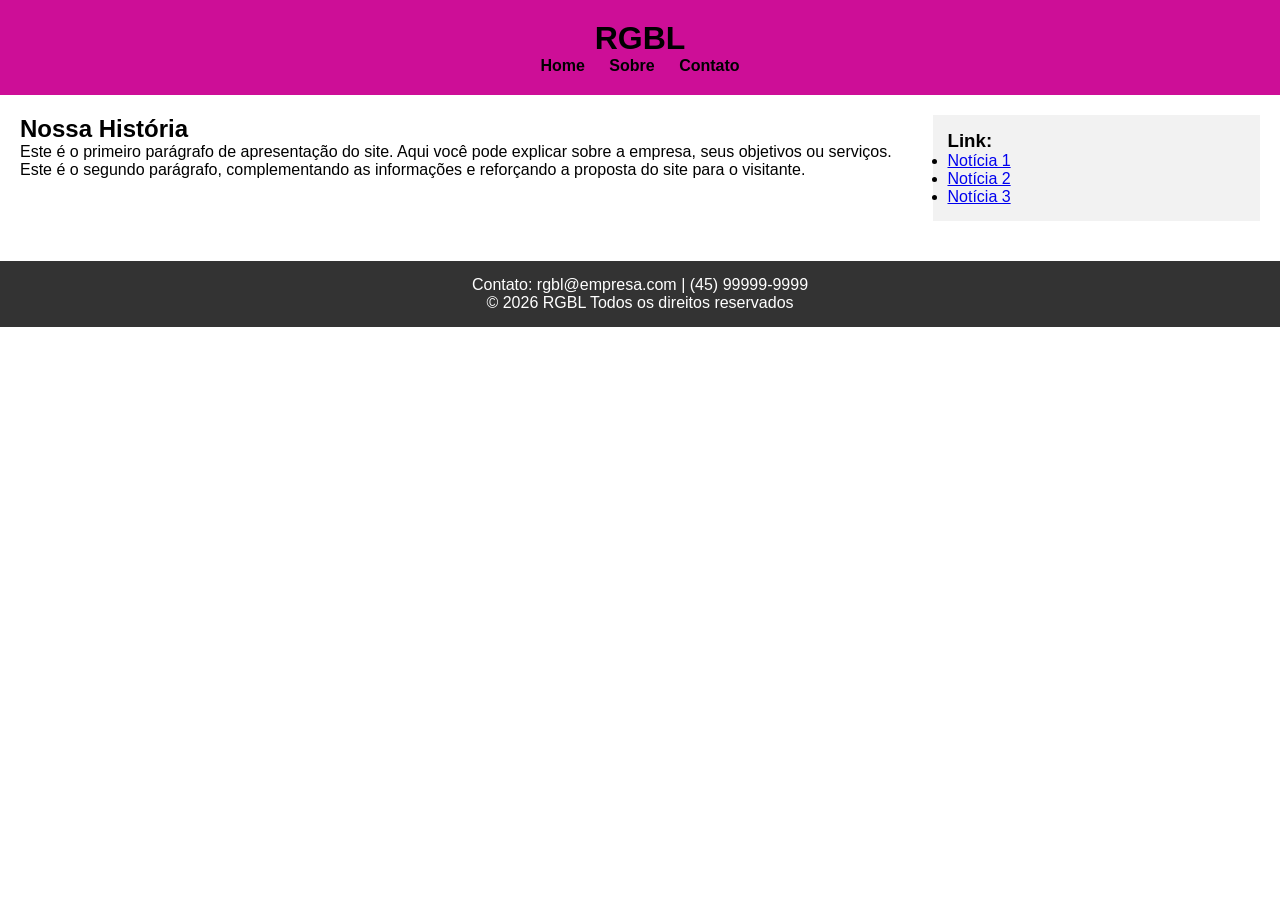
<file: index.html>
<!DOCTYPE html>
<html lang="pt-BR">
<head>
    <meta charset="UTF-8">
    <meta name="viewport" content="width=device-width, initial-scale=1.0">
    <title>Menu no Topo</title>
    <style>
    * {
        margin: 0;
        padding: 0;
        box-sizing: border-box;
    }

    body {
        font-family: Arial;
    }

    header {
        background-color: #cd0e97;
        padding: 20px;
        text-align: center;
    }

    nav ul {
        list-style: none;
    }

    nav li {
        display: inline;
        margin: 0 10px;
    }

    nav a {
        text-decoration: none;
        color: black;
        font-weight: bold;
    }

    main {
        display: flex;
        padding: 20px;
        gap: 20px;
    }

    section {
        flex: 3;
    }

    aside {
        flex: 1;
        background-color: #f2f2f2;
        padding: 15px;
    }

    footer {
        background-color: #333;
        color: white;
        text-align: center;
        padding: 15px;
        margin-top: 20px;
    }
</style>
</head>
<body>

    <header>
        <div class="container">
            <h1>RGBL</h1>
            <nav>
                <ul>
                    <li><a href="#">Home</a></li>
                    <li><a href="#">Sobre</a></li>
                    <li><a href="#">Contato</a></li>
                </ul>
            </nav>
        </div>
    </header>

    <main>
        <section>
        <h2>Nossa História</h2>
        <p>Este é o primeiro parágrafo de apresentação do site. Aqui você pode
            explicar sobre a empresa, seus objetivos ou serviços.</p>

        <p> Este é o segundo parágrafo, complementando as informações e
            reforçando a proposta do site para o visitante.</p>
    </section>

    <aside>
        <h3>Link:</h3>
        <ul>
            <li><a href="#">Notícia 1</a></li>
            <li><a href="#">Notícia 2</a></li>
            <li><a href="#">Notícia 3</a></li>
        </ul>
    </aside>
    </main>

    <footer>
        <p>Contato: rgbl@empresa.com | (45) 99999-9999</p>
        <p>&copy; 2026 RGBL Todos os direitos reservados</p>
    </footer>
</body>
</html>
</file>
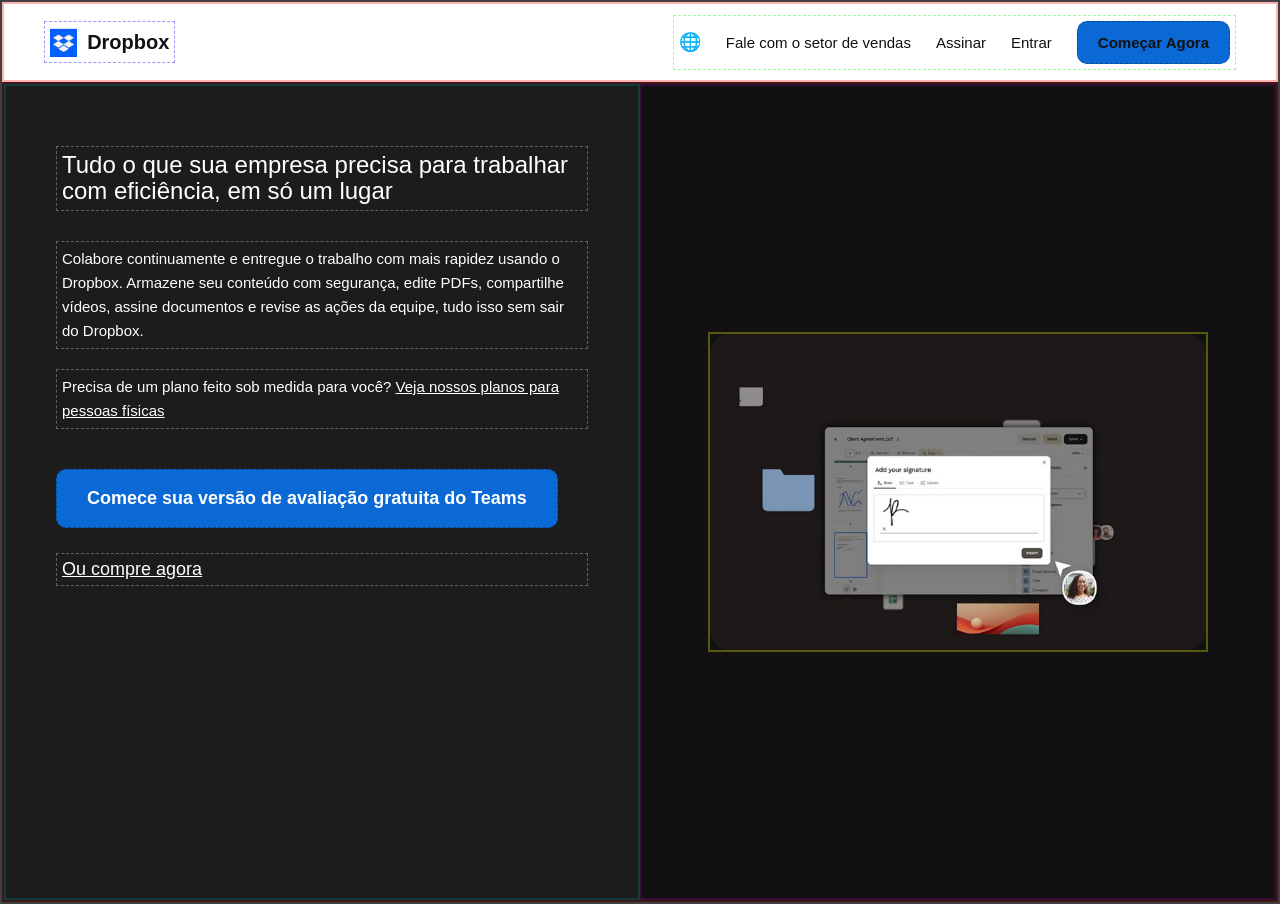
<file: Criacao Layouts/Layout1/index.html>
<!DOCTYPE html>
<html lang="pt">
<head>
    <meta charset="UTF-8">
    <meta name="viewport" content="width=device-width, initial-scale=1.0">
    <title>Dropbox</title>
    <link rel="stylesheet" href="style.css">
</head>

<body>

    <header class="topo">
        <div class="logo">
            <img src="logo.jpeg" alt="Dropbox">
            <span>Dropbox</span>
        </div>

        <nav class="menu">
            <span class="globo">🌐</span>
            <a href="#">Fale com o setor de vendas</a>
            <a href="#">Assinar</a>
            <a href="#">Entrar</a>
            <a href="#" class="btn-topo">Começar Agora</a>
        </nav>
    </header>

    <main class="container">

        <section class="esquerda">
            <h1>
                Tudo o que sua empresa precisa para 
                trabalhar com eficiência, em só um 
                lugar
            </h1>

            <p>
                Colabore continuamente e entregue o 
                trabalho com mais rapidez usando o 
                Dropbox. Armazene seu conteúdo com 
                segurança, edite PDFs, compartilhe 
                vídeos, assine documentos e revise 
                as ações da equipe, tudo isso sem 
                sair do Dropbox.
            </p>

            <p>
                Precisa de um plano feito sob medida
                para você?
                <a href="#">Veja nossos planos para pessoas físicas</a>
            </p>

            <a href="#" class="btn-principal">
                Comece sua versão de avaliação gratuita do Teams
            </a>

            <a href="#" class="comprar">Ou compre agora</a>
        </section>

        <section class="direita">
            <div class="imagem">
                <img src="tela.jpeg" alt="">
            </div>
        </section>

    </main>

</body>
</html>
</file>
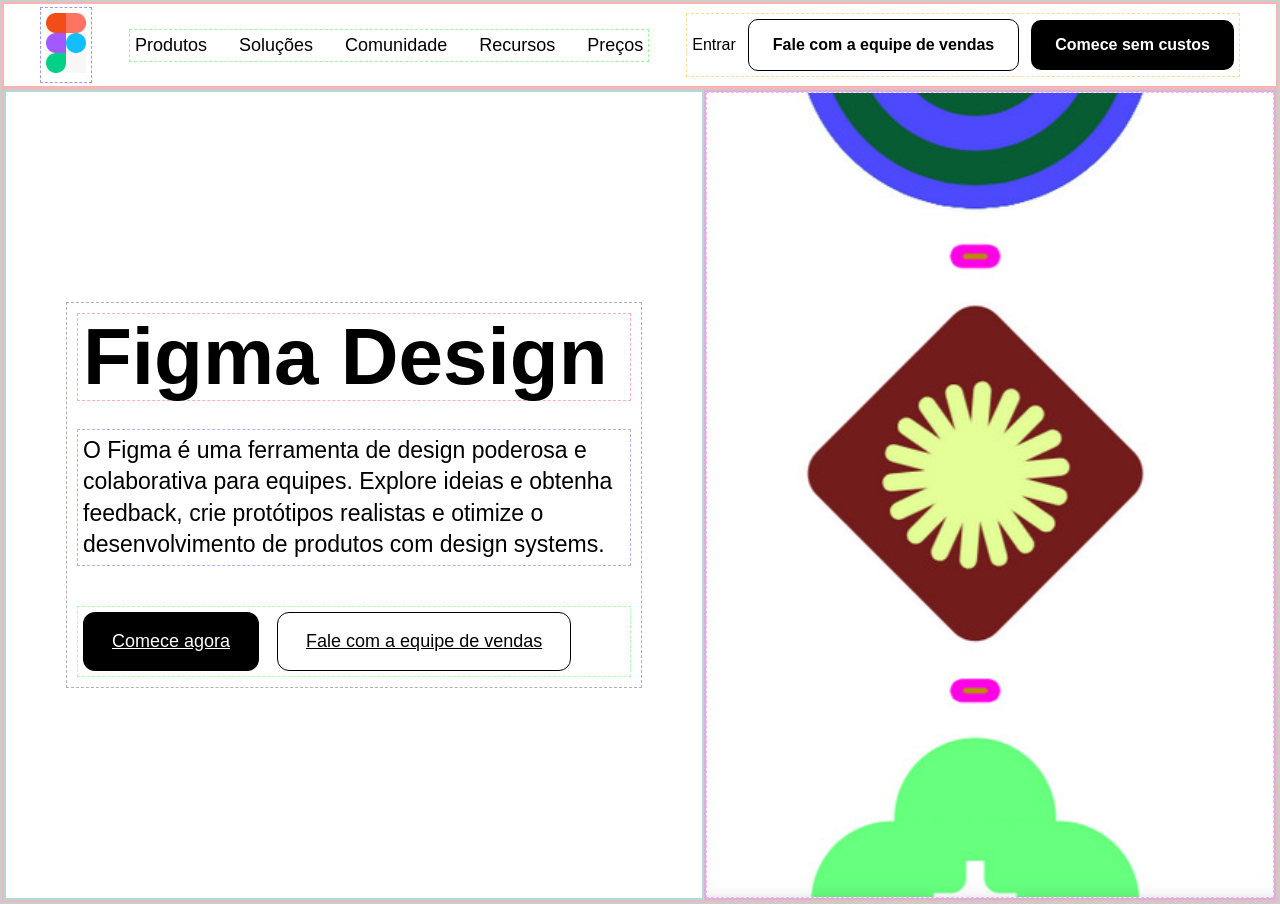
<file: Criacao Layouts/Layout2/index.html>
<!DOCTYPE html>
<html lang="pt">
<head>
    <meta charset="UTF-8">
    <meta name="viewport" content="width=device-width, initial-scale=1.0">
    <title>Laout 2</title>
    <link rel="stylesheet" href="style.css">
</head>

<body>

    <header class="topo">
        <div class="logo">
            <img src="figma.jpeg" alt="Logo Figma">
        </div>
        
        <nav class="menu">
            <a href="#">Produtos</a>
            <a href="#">Soluções</a>
            <a href="#">Comunidade</a>
            <a href="#">Recursos</a>
            <a href="#">Preços</a>
        </nav>

        <div class="acoes">
            <a href="#" class="login">Entrar</a>
            <a href="#" class="btn-branco">Fale com a equipe de vendas</a>
            <a href="#" class="btn-preto">Comece sem custos</a>
        </div>
    </header>

    <main class="corpo">
        <section class="esquerda">
            <div class="texto">
                <h1>Figma Design</h1>

                <p>
                    O Figma é uma ferramenta de design 
                    poderosa e colaborativa para equipes.
                    Explore ideias e obtenha feedback,
                    crie protótipos realistas e otimize
                    o desenvolvimento de produtos com 
                    design systems.
                </p>

                <div class="botoes">
                    <a href="#" class="btn-preto-baixo">Comece agora</a>
                    <a href="#" class="btn-branco-baixo">Fale com a equipe de vendas</a>
                </div>
            </div>
        </section>

        <section class="direita">
            <div class="imagem-tela">
                <img src="desenho.jpeg" alt="">
            </div>
        </section>
    </main>

</body>
</html>
</file>
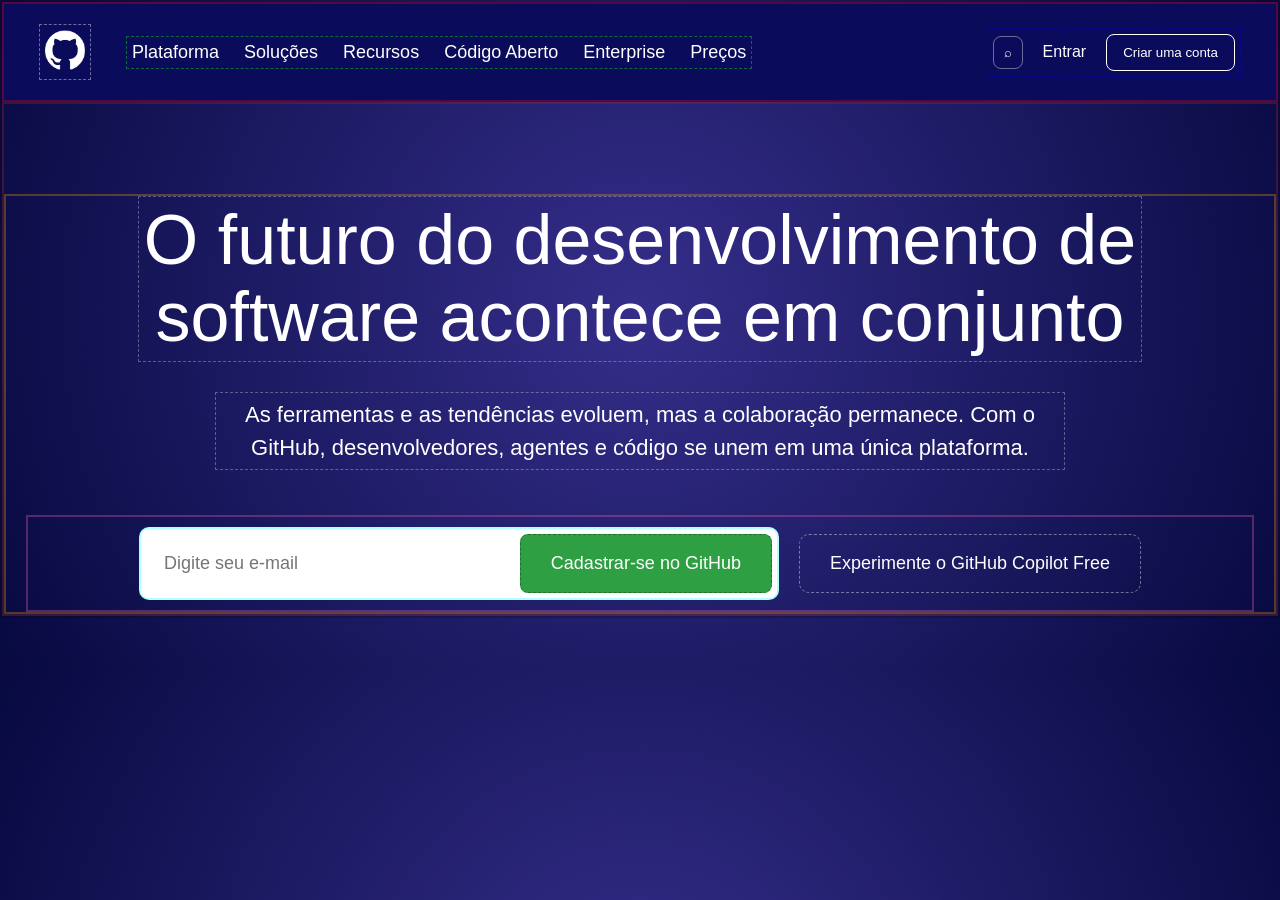
<file: Criacao Layouts/Layout3/index.html>
<!DOCTYPE html>
<html lang="pt">
<head>
    <meta charset="UTF-8">
    <meta name="viewport" content="width=device-width, initial-scale=1.0">
    <title>GLayout 3</title>
    <link rel="stylesheet" href="style.css">
</head>

<body>

    <header class="topo">
        <div class="logo">
            <img src="github.png" alt="">
        </div>

        <nav class="menu">
            <a href="#">Plataforma</a>
            <a href="#">Soluções</a>
            <a href="#">Recursos</a>
            <a href="#">Código Aberto</a>
            <a href="#">Enterprise</a>
            <a href="#">Preços</a>
        </nav>

        <div class="acoes">
            <button class="lupa">⌕</button>
            <a href="#" class="entar">Entrar</a>
            <button class="btn-conta">Criar uma conta</button>
        </div>
    </header>

    <main>
        <section class="corpo">
            <h1>
                O futuro do desenvolvimento de <br>
                software acontece em conjunto
            </h1>

            <p>
                As ferramentas e as tendências evoluem, mas a colaboração permanece.
                Com o GitHub, desenvolvedores, agentes e código se unem em uma única plataforma.
            </p>

            <div class="formulario">
                <div class="email-box">
                    <input type="email" placeholder="Digite seu e-mail">
                    <button class="btn-verde">Cadastrar-se no GitHub</button>
                </div>

                <button class="btn-outline">
                    Experimente o GitHub Copilot Free
                </button>
            </div>
        </section>
    </main>

</body>
</html>
</file>
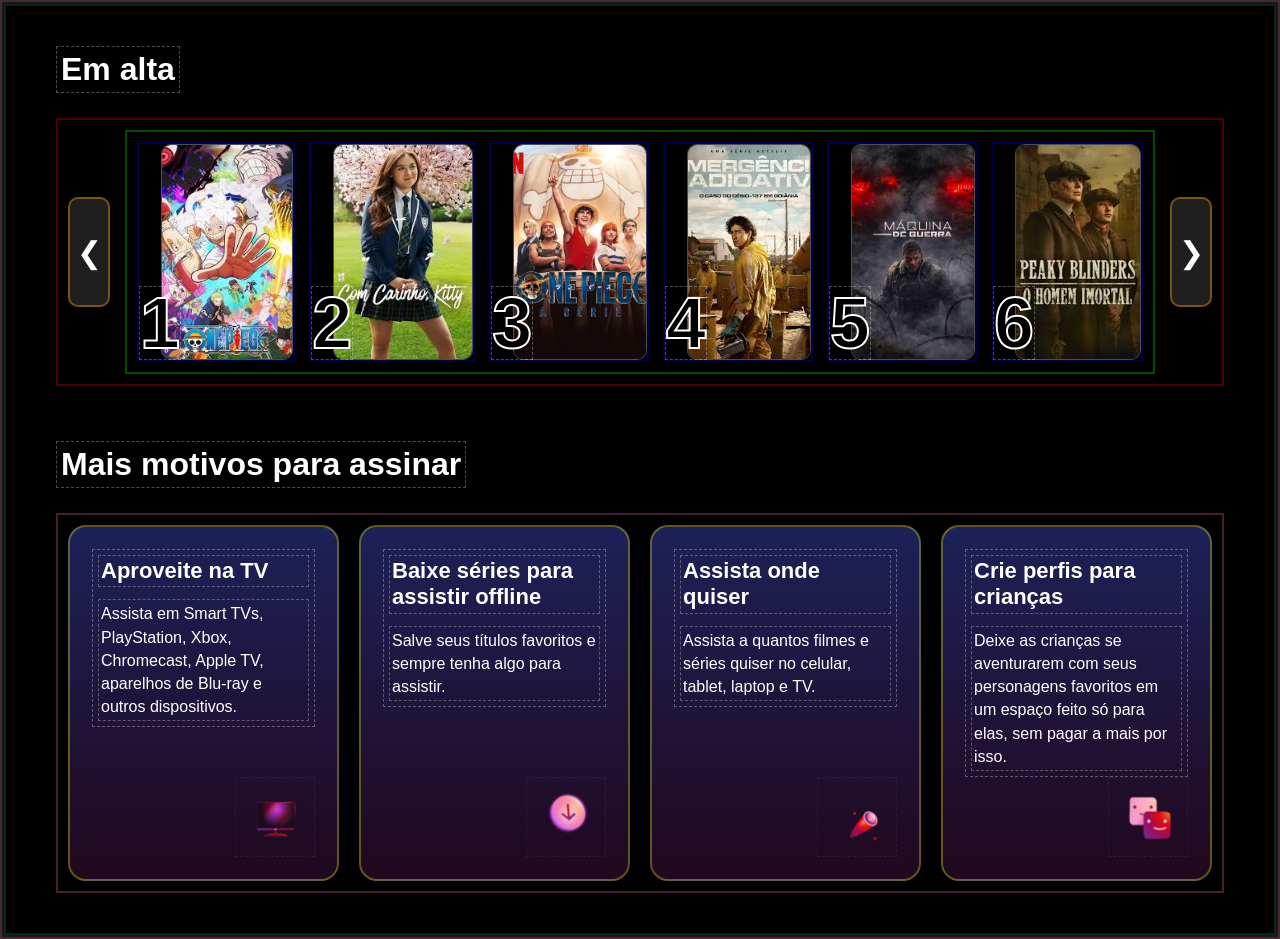
<file: Criacao Layouts/Layout4/index.html>
<!DOCTYPE html>
<html lang="pt-br">
<head>
    <meta charset="UTF-8">
    <meta name="viewport" content="width=device-width, initial-scale=1.0">
    <title>Layout 4</title>
    <link rel="stylesheet" href="style.css">
</head>

<body>

<main>
    <section class="container">
    <h2>Em alta</h2>

    <div class="carrossel">
        <button class="seta">&#10094;</button>

        <div class="filmes">

            <div class="card">
                <span>1</span>
                <img src="img1.jpeg">
            </div>

            <div class="card">
                <span>2</span>
                <img src="img2.jpeg">
            </div>

            <div class="card">
                <span>3</span>
                <img src="img3.jpeg">
            </div>

            <div class="card">
                <span>4</span>
                <img src="img4.jpeg">
            </div>

            <div class="card">
                <span>5</span>
                <img src="img5.jpeg">
            </div>

            <div class="card">
                <span>6</span>
                <img src="img6.jpeg">
            </div>
        </div>

        <button class="seta">&#10095;</button>
    </div>

    <h2 class="titulo2">Mais motivos para assinar</h2>

    <div class="beneficios">
        <div class="box">
            <div class="texto">
                <h3>Aproveite na TV</h3>
                <p>Assista em Smart TVs, PlayStation,
                    Xbox, Chromecast, Apple TV, aparelhos
                    de Blu-ray e outros dispositivos.</p>
            </div>
            <img src="tv.png" class="icone">
        </div>

        <div class="box">
            <div class="texto">
                <h3>Baixe séries para assistir offline</h3>
                <p>Salve seus títulos favoritos e sempre 
                    tenha algo para assistir.
                </p>
            </div>
            <img src="download.png" class="icone">
        </div>

        <div class="box">
            <div class="texto">
                <h3>Assista onde quiser</h3>
                <p>Assista a quantos filmes e 
                    séries quiser no celular,
                    tablet, laptop e TV.
                </p>
            </div>
            <img src="lupa.png" class="icone">
        </div>

        <div class="box">
            <div class="texto">
                <h3>Crie perfis para crianças</h3>
                <p>Deixe as crianças se aventurarem
                    com seus personagens favoritos 
                    em um espaço feito só para elas,
                     sem pagar a mais por isso.
                </p>
            </div>
            <img src="kids.png" class="icone">
        </div>
    </div>
    </section>
</main>
</body>
</html>
</file>
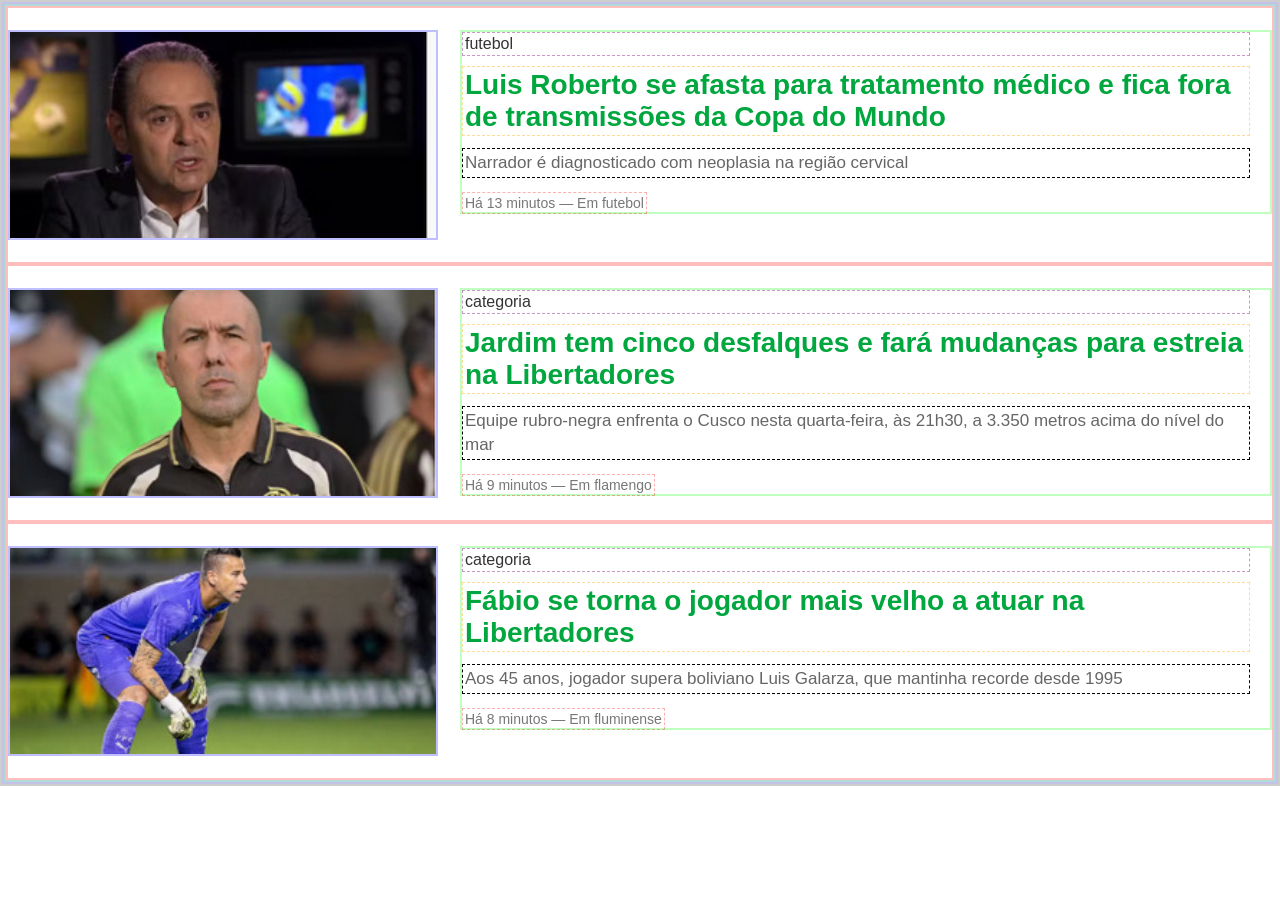
<file: Criacao Layouts/Layout5/index.html>
<!DOCTYPE html>
<html lang="pt-br">
<head>
<meta charset="UTF-8">
<meta name="viewport" content="width=device-width, initial-scale=1.0">
<title>Notícias</title>
<link rel="stylesheet" href="style.css">
</head>
<body>

<main>
<section class="noticias">

    <div class="card">
        <img src="img1.jpeg" alt="">
        <div class="conteudo">
            <span class="categoria">futebol</span>
            <h2>Luis Roberto se afasta para tratamento
                 médico e fica fora de transmissões da
                Copa do Mundo</h2>
            <p>Narrador é diagnosticado com neoplasia
                na região cervical</p>
            <small>Há 13 minutos — Em futebol</small>
        </div>
    </div>

    <div class="card">
        <img src="img2.jpeg" alt="">
        <div class="conteudo">
            <span class="categoria">categoria</span>
            <h2>Jardim tem cinco desfalques e fará 
                mudanças para estreia na Libertadores</h2>
            <p>Equipe rubro-negra enfrenta o Cusco 
                nesta quarta-feira, às 21h30, a 
                3.350 metros acima do nível do mar</p>
            <small>Há 9 minutos — Em flamengo</small>
        </div>
    </div>

    <div class="card">
        <img src="img3.jpeg" alt="">
        <div class="conteudo">
            <span class="categoria">categoria</span>
            <h2>Fábio se torna o jogador mais velho
                a atuar na Libertadores</h2>
            <p>Aos 45 anos, jogador supera boliviano
                 Luis Galarza, que mantinha recorde
                desde 1995</p>
            <small>Há 8 minutos — Em fluminense</small>
        </div>
    </div>

</section>
</main>

</body>
</html>
</file>
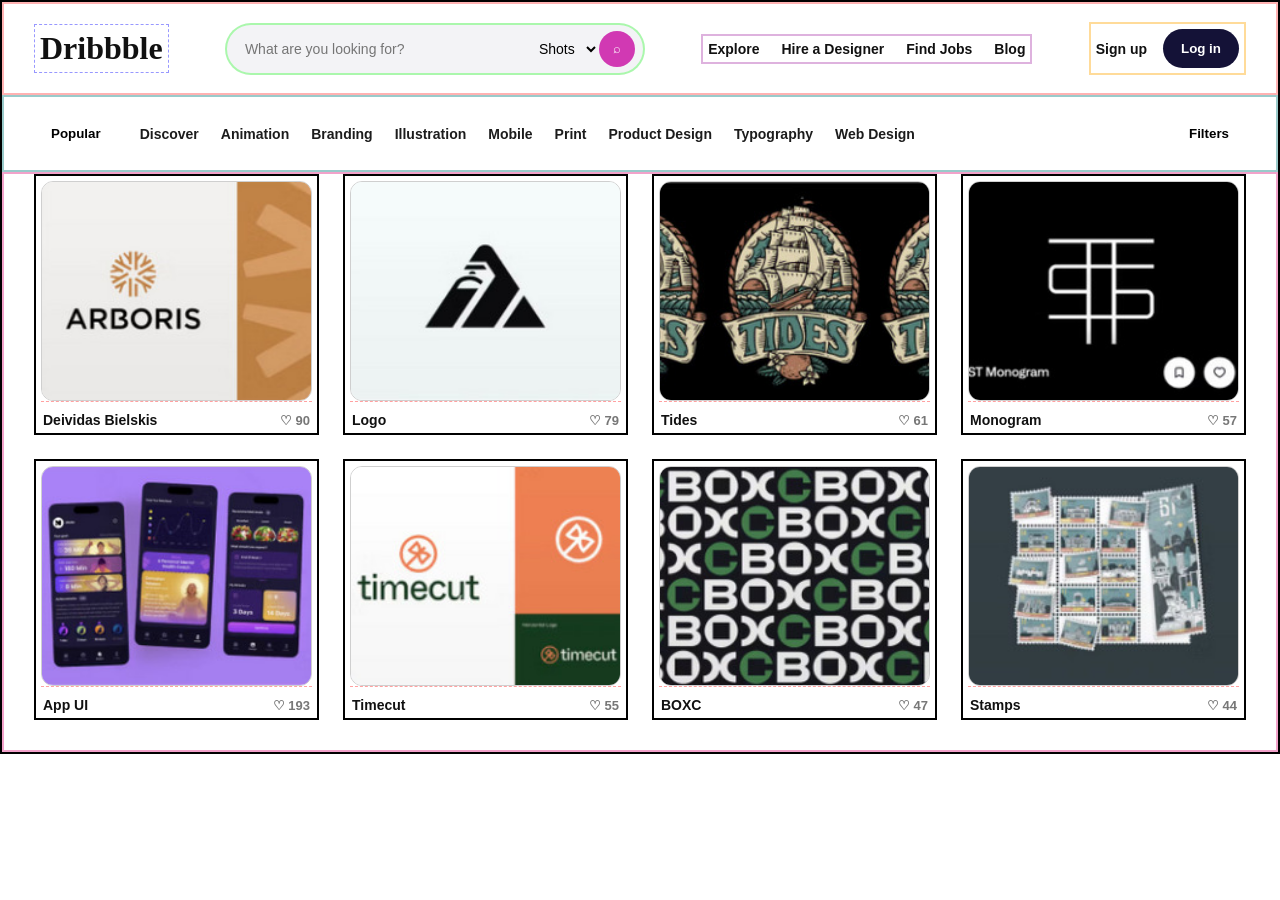
<file: Criacao Layouts/Layout6/index.html>
<!DOCTYPE html>
<html lang="pt-br">
<head>
<meta charset="UTF-8">
<meta name="viewport" content="width=device-width, initial-scale=1.0">
<title>Layout 6</title>
<link rel="stylesheet" href="style.css">
</head>
<body>

<header class="topo">
    <div class="logo">Dribbble</div>
    <div class="busca">
        <input type="text" placeholder="What are you looking for?">
        <select>
            <option>Shots</option>
        </select>
        <button>⌕</button>
    </div>

    <nav class="menu">
        <a href="#">Explore</a>
        <a href="#">Hire a Designer</a>
        <a href="#">Find Jobs</a>
        <a href="#">Blog</a>
    </nav>

    <div class="acoes">
        <a href="#">Sign up</a>
        <button>Log in</button>
    </div>

</header>

<main>
    <section class="categorias"> 
        <button class="ativo">Popular</button>
            <a href="#">Discover</a>
            <a href="#">Animation</a>
            <a href="#">Branding</a>
            <a href="#">Illustration</a>
            <a href="#">Mobile</a>
            <a href="#">Print</a>
            <a href="#">Product Design</a>
            <a href="#">Typography</a>
            <a href="#">Web Design</a>
        <button class="filtro">Filters</button>
    </section>

    <section class="grid">
        <div class="card">
            <img src="i1.jpeg">
            <div class="info">
                <span>Deividas Bielskis</span>
                <small>♡ 90</small>
            </div>
        </div>

        <div class="card">
        <img src="i2.jpeg">
            <div class="info">
                <span>Logo</span>
                <small>♡ 79</small>
            </div>
        </div>

        <div class="card">
        <img src="i3.jpeg">
            <div class="info">
                <span>Tides</span>
                <small>♡ 61</small>
            </div>
    </div>

    <div class="card">
        <img src="i4.jpeg">
            <div class="info">
                <span>Monogram</span>
                <small>♡ 57</small>
            </div>
    </div>

    <div class="card">
        <img src="i5.jpeg">
            <div class="info">
                <span>App UI</span>
                <small>♡ 193</small>
            </div>
    </div>

    <div class="card">
        <img src="i6.jpeg">
            <div class="info">
                <span>Timecut</span>
                <small>♡ 55</small>
            </div>
    </div>

    <div class="card">
        <img src="i7.jpeg">
            <div class="info">
                <span>BOXC</span>
                <small>♡ 47</small>
            </div>
    </div>

    <div class="card">
        <img src="i8.jpeg">
            <div class="info">
                <span>Stamps</span>
                <small>♡ 44</small>
            </div>
    </div>
    
    </section>
</main>

</body>
</html>
</file>
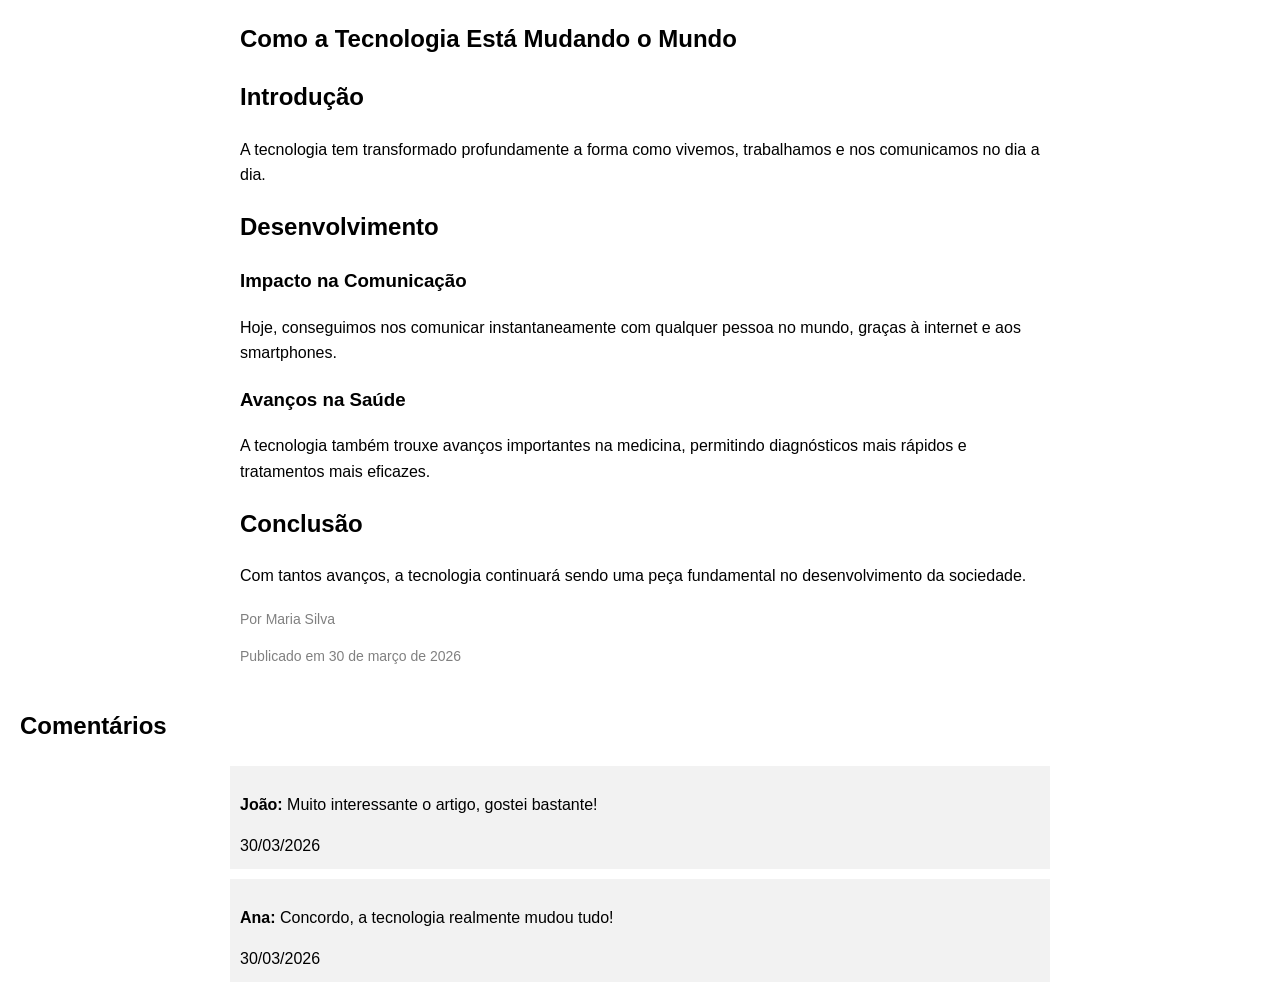
<file: index2.html>
<!DOCTYPE html>
<html lang="pt-BR">
<head>
    <meta charset="UTF-8">
    <title>Artigo de Blog</title>

    <style>
        body {
            font-family: Arial;
            margin: 20px;
            line-height: 1.6;
        }

        article {
            max-width: 800px;
            margin: auto;
        }

        header h1 {
            margin-bottom: 10px;
        }

        section {
            margin-top: 20px;
        }

        footer {
            margin-top: 20px;
            font-size: 14px;
            color: gray;
        }

        .comentarios {
            margin-top: 40px;
        }

        .comentarios article {
            background-color: #f2f2f2;
            padding: 10px;
            margin-top: 10px;
        }
    </style>
</head>

<body>
    <article>

        <header>
            <h1>Como a Tecnologia Está Mudando o Mundo</h1>
        </header>

        <!-- Introdução -->
        <section>
            <h2>Introdução</h2>
            <p>
                A tecnologia tem transformado profundamente a forma como vivemos,
                trabalhamos e nos comunicamos no dia a dia.
            </p>
        </section>

        <section>
            <h2>Desenvolvimento</h2>

            <h3>Impacto na Comunicação</h3>
            <p>
                Hoje, conseguimos nos comunicar instantaneamente com qualquer pessoa
                no mundo, graças à internet e aos smartphones.
            </p>

            <h3>Avanços na Saúde</h3>
            <p>
                A tecnologia também trouxe avanços importantes na medicina,
                permitindo diagnósticos mais rápidos e tratamentos mais eficazes.
            </p>
        </section>

        <section>
            <h2>Conclusão</h2>
            <p>
                Com tantos avanços, a tecnologia continuará sendo uma peça
                fundamental no desenvolvimento da sociedade.
            </p>
        </section>

        <footer>
            <p>Por Maria Silva</p>
            <p>Publicado em <time datetime="2026-03-30">30 de março de 2026</time></p>
        </footer>

    </article>

    <section class="comentarios">
        <h2>Comentários</h2>

        <article>
            <p><strong>João:</strong> Muito interessante o artigo, gostei bastante!</p>
            <time datetime="2026-03-30">30/03/2026</time>
        </article>

        <article>
            <p><strong>Ana:</strong> Concordo, a tecnologia realmente mudou tudo!</p>
            <time datetime="2026-03-30">30/03/2026</time>
        </article>

    </section>

</body>
</html>
</file>
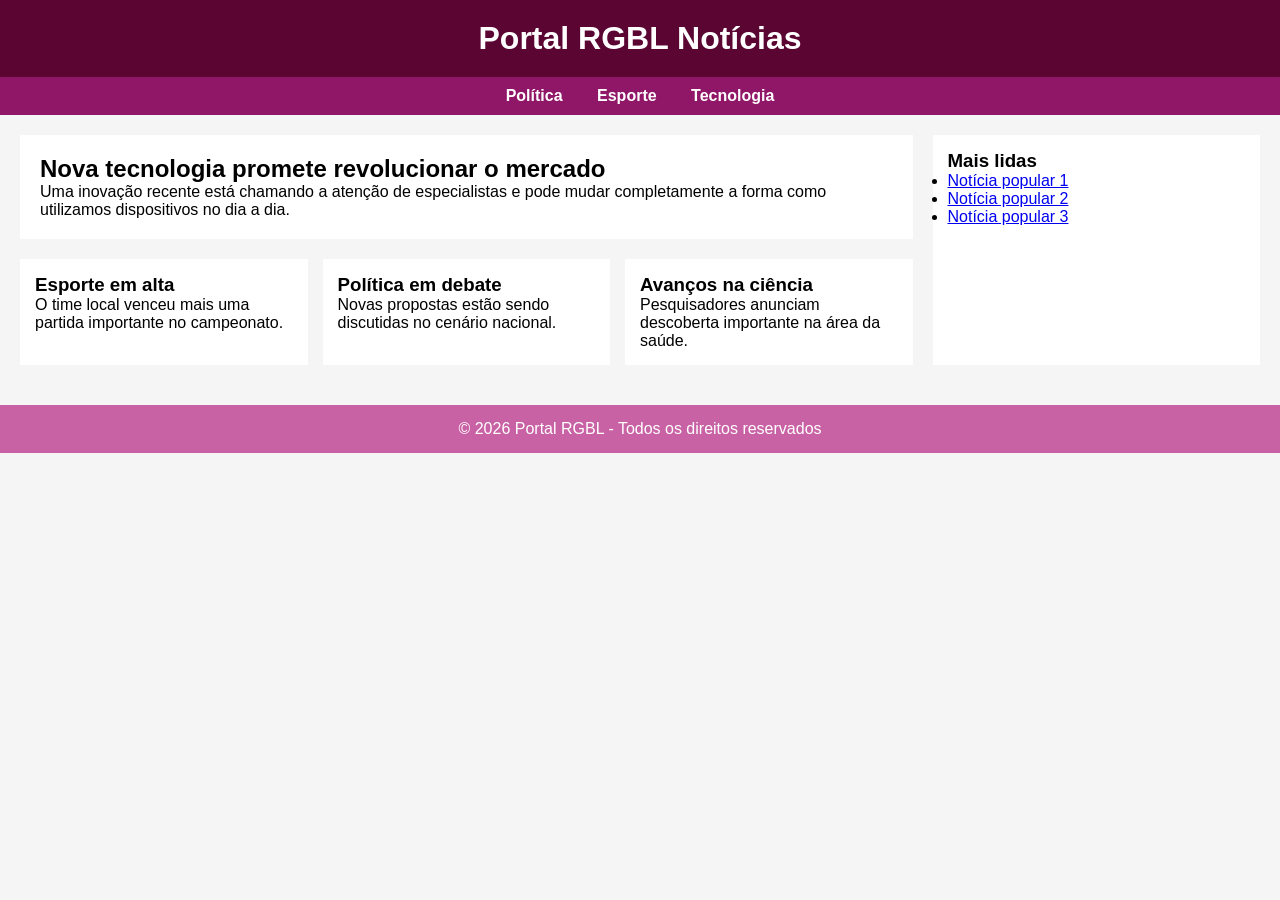
<file: index3.html>
<!DOCTYPE html>
<html lang="pt-BR">
<head>
    <meta charset="UTF-8">
    <title>Portal RGBL Notícias</title>
    <style>
        * {
            margin: 0;
            padding: 0;
            box-sizing: border-box;
        }

        body {
            font-family: Arial;
            background-color: #f5f5f5;
        }

        header {
            background-color: #5b0533;
            color: white;
            padding: 20px;
            text-align: center;
        }

        nav {
            background-color: #901768;
            padding: 10px;
            text-align: center;
        }

        nav a {
            color: white;
            margin: 0 15px;
            text-decoration: none;
            font-weight: bold;
        }

        main {
            display: flex;
            padding: 20px;
            gap: 20px;
        }

        /* area principal */
        .principal {
            flex: 3;
        }

        .destaque {
            background-color: white;
            padding: 20px;
            margin-bottom: 20px;
        }

        .noticias {
            display: flex;
            gap: 15px;
        }

        .noticia {
            background-color: white;
            padding: 15px;
            flex: 1;
        }

        aside {
            flex: 1;
            background-color: white;
            padding: 15px;
        }

        footer {
            background-color: #c962a5;
            color: white;
            text-align: center;
            padding: 15px;
            margin-top: 20px;
        }
    </style>
</head>

<body>
    <header>
        <h1>Portal RGBL Notícias</h1>
    </header>

    <!-- menu -->
    <nav>
        <a href="#">Política</a>
        <a href="#">Esporte</a>
        <a href="#">Tecnologia</a>
    </nav>

    <main>
        <section class="principal">
            <article class="destaque">
                <h2>Nova tecnologia promete revolucionar o mercado</h2>
                <p>
                    Uma inovação recente está chamando a atenção de especialistas e pode mudar
                    completamente a forma como utilizamos dispositivos no dia a dia.
                </p>
            </article>

            <div class="noticias">
                <article class="noticia">
                    <h3>Esporte em alta</h3>
                    <p>O time local venceu mais uma partida importante no campeonato.</p>
                </article>

                <article class="noticia">
                    <h3>Política em debate</h3>
                    <p>Novas propostas estão sendo discutidas no cenário nacional.</p>
                </article>

                <article class="noticia">
                    <h3>Avanços na ciência</h3>
                    <p>Pesquisadores anunciam descoberta importante na área da saúde.</p>
                </article>
            </div>
        </section>

        <!-- barra lateral -->
        <aside>
            <h3>Mais lidas</h3>
            <ul>
                <li><a href="#">Notícia popular 1</a></li>
                <li><a href="#">Notícia popular 2</a></li>
                <li><a href="#">Notícia popular 3</a></li>
            </ul>
        </aside>
    </main>

    <!-- rodape -->
    <footer>
        <p>&copy; 2026 Portal RGBL - Todos os direitos reservados</p>
    </footer>
</body>
</html>
</file>
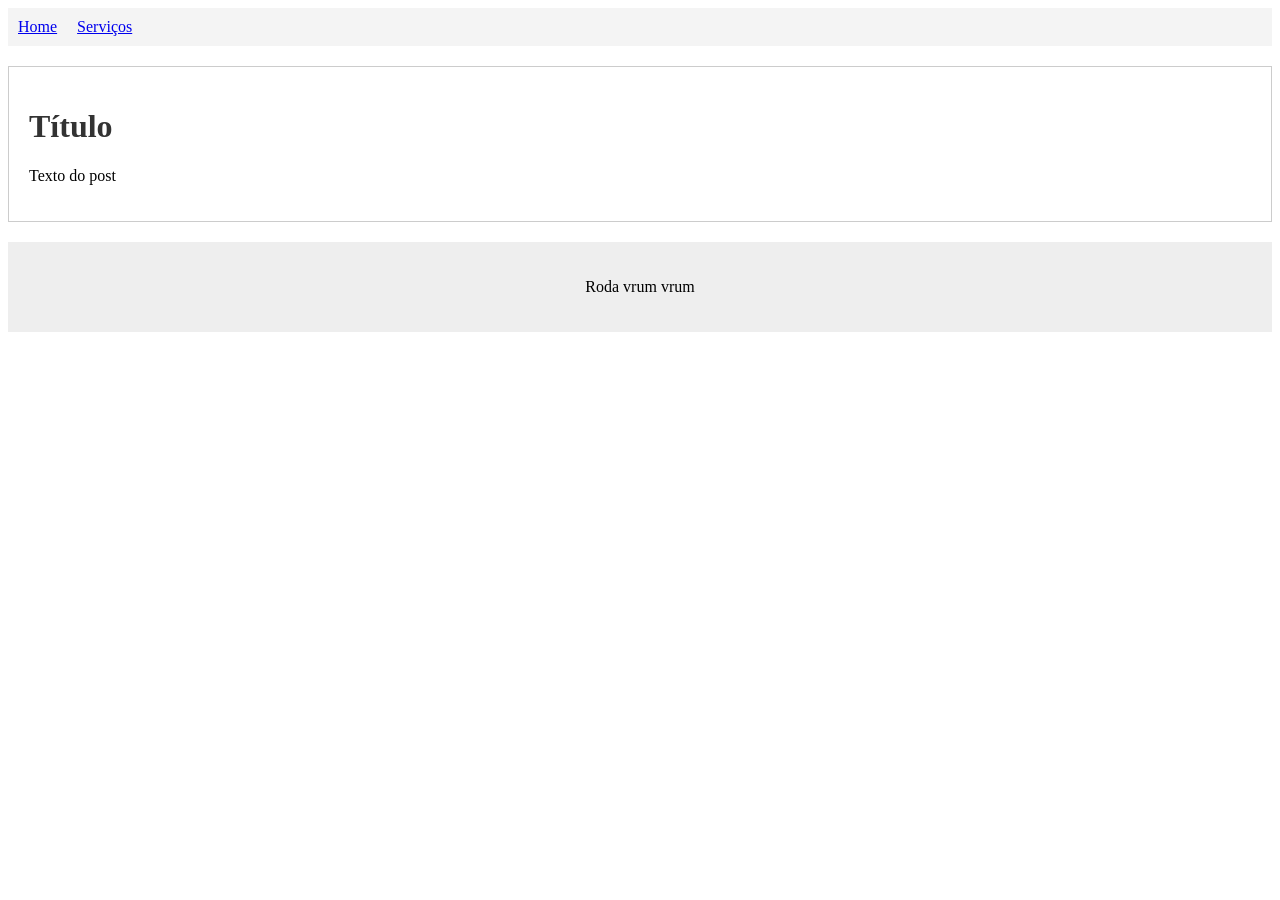
<file: index4.html>
<!DOCTYPE html>
<html lang="pt-br">
<head>
  <meta charset="UTF-8">
  <meta name="viewport" content="width=device-width, initial-scale=1.0">
  <title>Página Corrigida</title>
  <style>
    /* Exemplo de como suas classes seriam aplicadas no CSS */
    .a.b.c { display: flex; gap: 20px; padding: 10px; background: #f4f4f4; }
    .post { border: 1px solid #ccc; padding: 20px; margin: 20px 0; }
    .t1 { color: #333; }
    .f1.f2 { text-align: center; padding: 20px; background: #eee; }
  </style>
</head>
<body>

  <header>
    <div id="x1">
      <div class="a b c">
        <span class="l1-wrapper">
          <a href="#" class="l1">Home</a>
        </span>
        <span class="l2-wrapper">
          <a href="#" class="l2">Serviços</a>
        </span>
      </div>
    </div>
  </header>

  <main>
    <div id="x2">
      <div class="wrapper">
        <div class="box">
          <div class="post">
            <div class="inner">
              <h1 class="t t1">Título</h1>
              <p class="txt">Texto do post</p>
            </div>
          </div>
        </div>
      </div>
    </div>
  </main>

  <footer>
    <div id="x3">
      <div class="f1 f2">
        <div class="footer-content">
          <p class="r">
            <span class="vrum-text">Roda vrum vrum</span>
          </p>
        </div>
      </div>
    </div>
  </footer>

</body>
</html>
</file>
<file: Criacao Layouts/Layout1/style.css>
* {
    margin: 0;
    padding: 0;
    box-sizing: border-box;
    font-family: Arial, Helvetica, sans-serif;
}

body {
    background-color: #111;
    color: white;
    border: 2px solid rgba(255,255,255,0.2);
}

.topo {
    height: 80px;
    width: 100%;
    background: #ffffff;
    color: #111;
    display: flex;
    justify-content: space-between;
    align-items: center;
    padding: 0 40px;
    border: 2px solid rgba(255,0,0,0.3);
}

.logo{
    display:flex;
    align-items:center;
    gap:10px;
    border: 1px dashed rgba(0,0,255,0.4);
    padding: 5px;
}

.logo span{
    font-size:20px;
    font-weight:600;
    color:#111;
}

.logo img {
    height: 30px;
}

.menu {
    display: flex;
    align-items: center;
    gap: 25px;
    border: 1px dashed rgba(0,255,0,0.4);
    padding: 5px;
}

.menu a {
    text-decoration: none;
    color: #111;
    font-size: 15px;
}

.globo {
    font-size: 18px;
    display: flex;
    align-items: center;
}

.btn-topo {
    background: #0a69d5;
    color: white;
    padding: 12px 20px;
    border-radius: 10px;
    font-weight: bold;
    border: 1px dashed rgba(0,0,0,0.3);
}

.container {
    display: flex;
    min-height: calc(100vh - 80px);
    border: 2px solid rgba(165,42,42,0.3);
}

.esquerda {
    width: 50%;
    padding: 60px 50px;
    background: #1c1c1c;
    border: 2px solid rgba(0,128,128,0.3);
}

.esquerda h1 {
    font-size: 4opx;
    line-height: 1.1;
    font-weight: 300;
    margin-bottom: 30px;
    border: 1px dashed rgba(255,255,255,0.3);
    padding: 5px;
}

.esquerda p {
    font-size: 15px;
    line-height: 1.6;
    margin-bottom: 20px;
    border: 1px dashed rgba(255,255,255,0.3);
    padding: 5px;
}

.esquerda a {
    color: white;
}

.btn-principal {
    display: inline-block;
    background-color: #0a69d5;
    color: white;
    text-decoration: none;
    padding: 18px 30px;
    border-radius: 10px;
    margin-top: 20px;
    font-size: 18px;
    font-weight: bold;
    border: 1px dashed rgba(0,0,0,0.3);
}

.comprar {
    display: block;
    margin-top: 25px;
    font-size: 18px;
    border: 1px dashed rgba(255,255,255,0.3);
    padding: 5px;
}

.direita {
    width: 50%;
    background: #111;
    display: flex;
    justify-content: center;
    align-items: center;
    border: 2px solid rgba(128,0,128,0.3);
}

.imagem {
    width: 500px;
    height: 320px;
    border: 2px solid rgba(255,255,0,0.3);
}

.imagem img {
    width: 100%;
    height: 100%;
    object-fit: cover;
    border-radius: 20px;
}
</file>
<file: Criacao Layouts/Layout2/style.css>
* {
    margin: 0;
    padding: 0;
    box-sizing: border-box;
}

body {
    background-color: white;
    font-family: Arial, "Helvetica Neue", Helvetica, sans-serif;
    margin: 0;
    overflow-x: hidden;
    border: 2px solid rgba(0,0,0,0.2);
}

.topo {
    height: 86px;
    display: flex;
    justify-content: space-between;
    align-items: center;
    padding: 0 36px;
    border-bottom: 1px solid #ddd;
    background: white;
    border: 2px solid rgba(255,0,0,0.3);
}

.logo {
    border: 1px dashed rgba(0,0,255,0.4);
    padding: 5px;
}

.logo img {
    width: 40px;
    height: auto;
}

.menu {
    display: flex;
    gap: 32px;
    border: 1px dashed rgba(0,255,0,0.4);
    padding: 5px;
}

.menu a {
    text-decoration: none;
    color: black;
    font-size: 18px;
}

.acoes {
    display: flex;
    align-items: center;
    gap: 12px;
    border: 1px dashed rgba(255,165,0,0.4);
    padding: 5px;
}

.login {
    text-decoration: none;
    color: black;
}

.btn-branco,
.btn-preto {
    padding: 16px 24px;
    border-radius: 10px;
    font-weight: 600;
    text-decoration: none;
}

.btn-preto {
    background-color: black;
    color: white;
}

.btn-branco {
    border: 1px solid black;
    color: black;
}

.corpo {
    display: flex;
    min-height: calc(100vh - 86px);
    border: 2px solid rgba(165,42,42,0.3);
}

.esquerda {
    width: 55%;
    display: flex;
    align-items: center;
    padding: 0 60px;
    border: 2px solid rgba(0,128,128,0.3);
}

.direita {
    width: 45%;
    display: flex;
    align-items: stretch;
    justify-content: center;
    border: 2px solid rgba(128,0,128,0.3);
}

.texto {
    max-width: 760px;
    border: 1px dashed rgba(0,0,0,0.3);
    padding: 10px;
}

.texto h1 {
    font-size: 80px;
    line-height: 0.95;
    margin-bottom: 28px;
    font-weight: 700;
    border: 1px dashed rgba(255,0,0,0.3);
    padding: 5px;
}

.texto p {
    font-size: 23px;
    line-height: 1.35;
    margin-bottom: 40px;
    border: 1px dashed rgba(0,0,255,0.3);
    padding: 5px;
}

.botoes {
    display: flex;
    gap: 18px;
    border: 1px dashed rgba(0,255,0,0.3);
    padding: 5px;
}

.btn-preto-baixo,
.btn-branco-baixo {
    padding: 18px 28px;
    border-radius: 12px;
    font-size: 18px;
}

.btn-preto-baixo {
    background: black;
    color: white;
    border: 1px dashed rgba(0,0,0,0.3);
}

.btn-branco-baixo {
    border: 1px solid black;
    color: black;
}

.imagem-tela {
    height: 100%;
    width: 100%;
    border: 1px dashed rgba(255,0,255,0.3);
}

.imagem-tela img {
    width: 100%;
    height: 100%;
    object-fit: cover;
    display: block;
}
</file>
<file: Criacao Layouts/Layout3/style.css>
* {
    margin: 0;
    padding: 0;
    box-sizing: border-box;
    font-family: Arial, Helvetica, sans-serif;
}

body {
    background-image: url("fundo.png");
    background-size: cover;
    background-position: center;
    border: 2px solid rgba(0,0,0,0.2);
}

.topo {
    display: flex;
    align-items: center;
    padding: 20px 35px;
    background: rgb(11,11,92);
    border: 2px solid rgba(255,0,0,0.3);
}

.logo {
    border: 1px dashed rgba(255,255,255,0.4);
    padding: 5px;
}

.logo img {
    width: 40px;
}

.menu {
    display: flex;
    gap: 25px;
    margin-left: 35px;
    border: 1px dashed rgba(0,255,0,0.4);
    padding: 5px;
}

.menu a {
    color: white;
    text-decoration: none;
    font-size: 18px;
}

.acoes {
    display: flex;
    align-items: center;
    gap: 20px;
    margin-left: auto;
    border: 1px dashed rgba(0,0,255,0.4);
    padding: 5px;
}

.lupa {
    background: transparent;
    border: 1px solid rgba(255,255,255,0.4);
    color: white;
    padding: 8px 10px;
    border-radius: 8px;
    cursor: pointer;
}

.entar {
    color: white;
    text-decoration: none;
}

.btn-conta {
    background: transparent;
    color: white;
    border: 1px solid white;
    padding: 10px 16px;
    border-radius: 8px;
    cursor: pointer;
}

main {
    border: 2px solid rgba(165,42,42,0.3);
}

.corpo {
    text-align: center;
    margin-top: 90px;
    padding: 0 20px;
    border: 2px solid rgba(255,165,0,0.3);
}

.corpo h1 {
    color: white;
    font-size: 70px;
    font-weight: 300;
    line-height: 1.1;
    border: 1px dashed rgba(255,255,255,0.3);
    display: inline-block;
    padding: 5px;
}

.corpo p {
    color: white;
    font-size: 22px;
    max-width: 850px;
    margin: 30px auto 0;
    line-height: 1.5;
    border: 1px dashed rgba(255,255,255,0.3);
    padding: 5px;
}

.formulario {
    margin-top: 45px;
    display: flex;
    justify-content: center;
    align-items: center;
    gap: 20px;
    flex-wrap: wrap;
    border: 2px solid rgba(255,105,180,0.3);
    padding: 10px;
}

.email-box {
    display: flex;
    background: white;
    border-radius: 10px;
    padding: 5px;
    width: 640px;
    border: 2px solid rgba(0,255,255,0.3);
}

.email-box input {
    flex: 1;
    border: none;
    outline: none;
    padding: 18px;
    font-size: 18px;
    border-radius: 8px;
}

.btn-verde {
    background: #2ea043;
    color: white;
    border: none;
    padding: 18px 30px;
    border-radius: 8px;
    font-size: 18px;
    cursor: pointer;
    border: 1px dashed rgba(0,0,0,0.3);
}

.btn-outline {
    background: transparent;
    color: white;
    border: 1px solid white;
    padding: 18px 30px;
    border-radius: 10px;
    font-size: 18px;
    cursor: pointer;
    border: 1px dashed rgba(255,255,255,0.4);
}
</file>
<file: Criacao Layouts/Layout4/style.css>
*{
    margin:0;
    padding:0;
    box-sizing:border-box;
    font-family:Arial, Helvetica, sans-serif;
}

body{
    background:black;
    color:white;
    min-height:100vh;
    border:2px solid rgba(255,255,255,0.2);
}

main{
    border:2px solid rgba(165,42,42,0.3);
}

.container{
    width:100%;
    max-width:1400px;
    margin:auto;
    padding:40px 50px;
    border:2px solid rgba(0,128,128,0.3);
}

h2{
    font-size:32px;
    margin-bottom:25px;
    border:1px dashed rgba(255,255,255,0.3);
    display:inline-block;
    padding:4px;
}

.carrossel{
    display:flex;
    align-items:center;
    gap:15px;
    width:100%;
    border:2px solid rgba(255,0,0,0.3);
    padding:10px;
}

.filmes{
    display:flex;
    gap:14px;
    flex:1;
    overflow:hidden;
    border:2px solid rgba(0,255,0,0.3);
    padding:10px;
}

.card{
    position:relative;
    min-width:150px;
    height:220px;
    padding-left:22px;
    transition:0.3s;
    border:2px solid rgba(0,0,255,0.3);
}

.card:hover{
    transform:scale(1.05);
}

.card img{
    width:100%;
    height:100%;
    object-fit:cover;
    border-radius:10px;
    display:block;
    border:1px solid rgba(255,255,255,0.3);
}

.card span{
    position:absolute;
    left:0;
    bottom:0;
    font-size:72px;
    font-weight:900;
    line-height:1;
    color:black;
    -webkit-text-stroke:2px white;
    z-index:2;
    border:1px dashed rgba(255,255,255,0.3);
}

.seta{
    width:42px;
    height:110px;
    border:none;
    border-radius:10px;
    background:#1f1f1f;
    color:white;
    font-size:30px;
    cursor:pointer;
    border:2px solid rgba(255,165,0,0.4);
}

.seta:hover{
    background:#333;
}

.titulo2{
    margin-top:55px;
}

.beneficios{
    display:flex;
    gap:20px;
    width:100%;
    border:2px solid rgba(247, 98, 173, 0.3);
    padding:10px;
}

.box{
    background:linear-gradient(180deg,#1c2158,#21081d);
    border-radius:18px;
    padding:22px;
    min-height:260px;
    display:flex;
    flex-direction:column;
    justify-content:space-between;
    flex:1;
    border:2px solid rgba(255,255,0,0.3);
}

.texto{
    display:flex;
    flex-direction:column;
    gap:12px;
    border:1px dashed rgba(255, 255, 255, 0.3);
    padding:5px;
}

.box h3{
    font-size:22px;
    line-height:1.2;
    border:1px dashed rgba(253, 248, 248, 0.3);
    padding:2px;
}

.box p{
    font-size:16px;
    color:white;
    line-height:1.45;
    border:1px dashed rgba(246, 244, 244, 0.3);
    padding:2px;
}

.icone{
    width:80px;
    height:80px;
    object-fit:contain;
    align-self:flex-end;
    border:1px dashed rgba(67, 66, 66, 0.3);
}
</file>
<file: Criacao Layouts/Layout5/style.css>
*{
    margin:0;
    padding:0;
    box-sizing:border-box;
    font-family:Arial, Helvetica, sans-serif;
}

body{
    background:white;
    border:2px solid rgba(9, 9, 9, 0.2);
}

main{
    border:2px solid rgba(58, 50, 172, 0.3);
}

.noticias{
    max-width:1400px;
    margin:auto;
    padding:0;
    border:2px solid rgba(0,128,128,0.3);
}

.card{
    display:flex;
    gap:22px;
    padding:22px 0;
    border-bottom:1px solid white;
    align-items:flex-start;
    border:2px solid rgba(255,0,0,0.25);
}

.card img{
    width:430px;
    height:210px;
    object-fit:cover;
    display:block;
    border:2px solid rgba(0,0,255,0.25);
}

.conteudo{
    flex:1;
    padding-right:20px;
    border:2px solid rgba(0,255,0,0.25);
}

.categoria{
    font-size:16px;
    color:#333;
    display:block;
    margin-bottom:10px;
    text-transform:lowercase;
    border:1px dashed rgba(128,0,128,0.4);
    padding:2px;
}

.conteudo h2{
    font-size:28px;
    line-height:1.15;
    color:#00a63e;
    margin-bottom:12px;
    font-weight:700;
    border:1px dashed rgba(255,165,0,0.4);
    padding:2px;
}

.conteudo p{
    font-size:17px;
    color:#666;
    line-height:1.4;
    margin-bottom:16px;
    border:1px dashed black;
    padding:2px;
}

.conteudo small{
    font-size:14px;
    color:#777;
    border:1px dashed rgba(255,0,0,0.3);
    padding:2px;
}
</file>
<file: Criacao Layouts/Layout6/style.css>
*{
    margin:0;
    padding:0;
    box-sizing:border-box;
    font-family:Arial, Helvetica, sans-serif;
}

body{
    background: white;
    color:#111;
    border:2px solid black;
}

.topo{
    display:flex;
    align-items:center;
    justify-content:space-between;
    padding:18px 30px;
    gap:20px;
    border-bottom:1px solid #eee;
    border:2px solid rgba(255,0,0,0.3);
}

.logo{
    font-size:32px;
    font-weight:700;
    font-family:cursive;
    border:1px dashed rgba(0,0,255,0.4);
    padding:5px;
}

.busca{
    display:flex;
    align-items:center;
    background:#f3f3f6;
    border-radius:30px;
    padding:6px 8px;
    width:420px;
    border:2px solid rgba(0,255,0,0.3);
}

.busca input{
    flex:1;
    border:none;
    background:transparent;
    outline:none;
    padding:10px;
    font-size:14px;
}

.busca select{
    border:none;
    background:transparent;
    outline:none;
    font-size:14px;
    padding:0 8px;
}

.busca button{
    width:36px;
    height:36px;
    border:none;
    border-radius:50%;
    background:#d139b3;
    color:white;
    cursor:pointer;
}

.menu{
    display:flex;
    gap:22px;
    border:2px solid rgba(146, 3, 146, 0.3);
    padding:5px;
}

.menu a{
    text-decoration:none;
    color:#111;
    font-size:14px;
    font-weight:600;
}

.acoes{
    display:flex;
    align-items:center;
    gap:16px;
    border:2px solid rgba(255,165,0,0.4);
    padding:5px;
}

.acoes a{
    text-decoration:none;
    color:#111;
    font-size:14px;
    font-weight:600;
}

.acoes button{
    border:none;
    background:#141237;
    color:white;
    padding:12px 18px;
    border-radius:25px;
    cursor:pointer;
    font-weight:600;
}

.categorias{
    display:flex;
    align-items:center;
    gap:22px;
    padding:18px 30px;
    font-size:14px;
    border:2px solid rgba(2, 124, 124, 0.4);
}

.categorias a{
    text-decoration:none;
    color:#1c1c1c;
    font-weight:600;
}

.ativo,
.filtro{
    border:1px solid white;
    background:white;
    padding:10px 16px;
    border-radius:10px;
    cursor:pointer;
    font-weight:600;
}

.filtro{
    margin-left:auto;
}

.grid{
    padding:0 30px 30px;
    display:grid;
    grid-template-columns:repeat(4,1fr);
    gap:24px;
    border:2px solid rgba(229, 74, 152, 0.512);
}

.card{
    border:2px solid black;
    padding:5px;
}

.card img{
    width:100%;
    height:220px;
    object-fit:cover;
    border-radius:12px;
    display:block;
    border:1px solid rgba(97, 96, 96, 0.3);
}

.info{
    display:flex;
    justify-content:space-between;
    align-items:center;
    padding:10px 2px 0;
    font-size:14px;
    font-weight:600;
    border-top:1px dashed rgba(255, 0, 0, 0.367);
}

.info small{
    color:#777777;
    font-size:13px;
}
</file>
